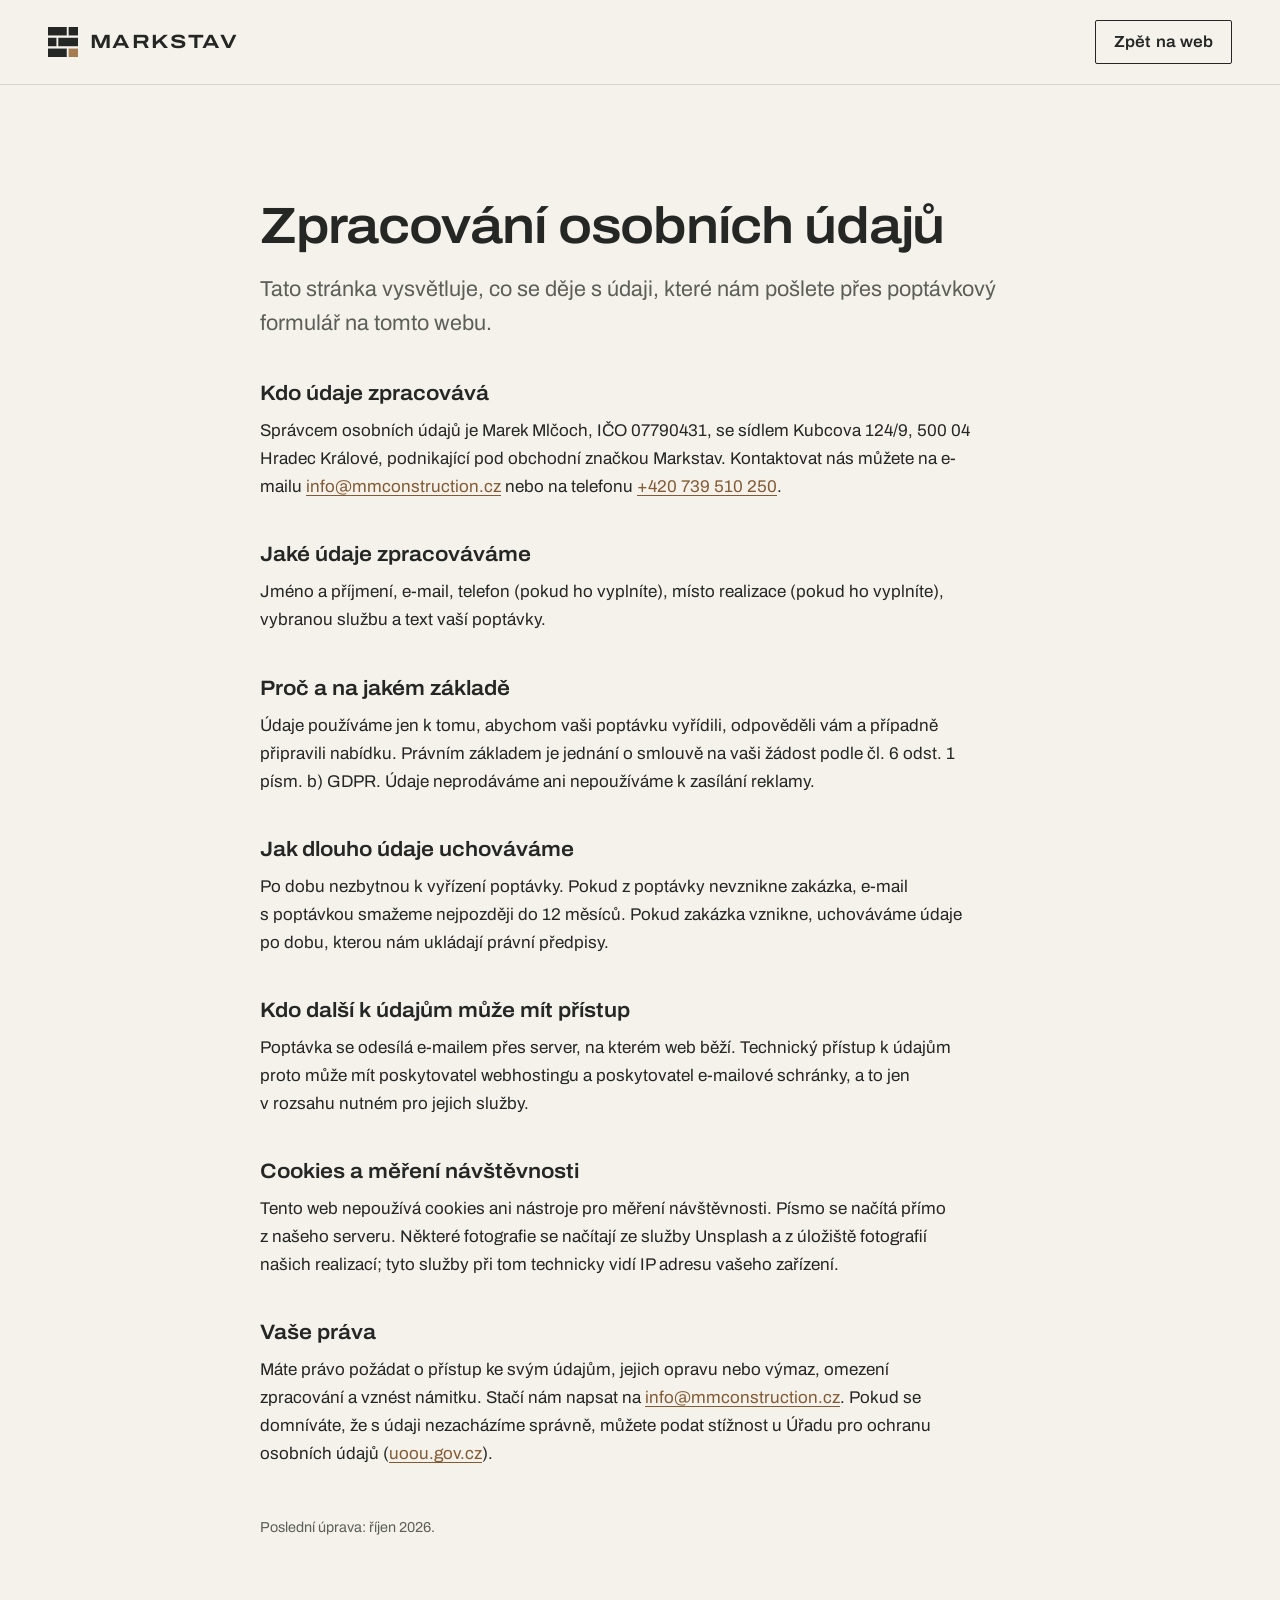
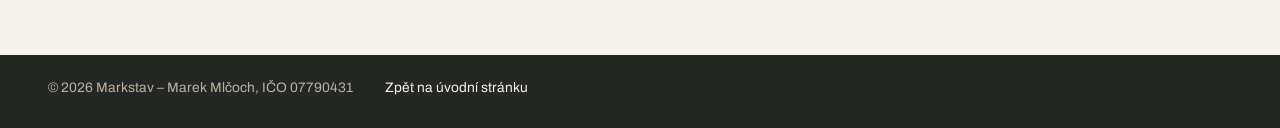
<file: ochrana-osobnich-udaju.html>
<!doctype html>
<html lang="cs">
<head>
  <meta charset="utf-8">
  <meta name="viewport" content="width=device-width, initial-scale=1">
  <title>Zpracování osobních údajů | Markstav</title>
  <meta name="description" content="Jak Markstav (Marek Mlčoch) zpracovává osobní údaje z poptávkového formuláře.">
  <meta name="robots" content="noindex, nofollow">
  <meta name="theme-color" content="#252724">
  <link rel="icon" href="assets/img/favicon.svg" type="image/svg+xml">
  <link rel="apple-touch-icon" href="assets/img/apple-touch-icon.png">
  <link rel="preload" href="assets/fonts/archivo-latin.woff2" as="font" type="font/woff2" crossorigin>
  <link rel="preload" href="assets/fonts/archivo-latin-ext.woff2" as="font" type="font/woff2" crossorigin>
  <link rel="stylesheet" href="style.css">
</head>
<body>
  <a class="skip-link" href="#obsah">Přeskočit na obsah</a>

  <header class="site-header site-header--simple">
    <div class="container site-header__inner">
      <a class="brand" href="index.html" aria-label="Markstav – úvodní stránka">
        <svg class="brand__mark" viewBox="0 0 32 32" aria-hidden="true" focusable="false">
          <rect x="0" y="0" width="20" height="9"/><rect x="22" y="0" width="10" height="9"/>
          <rect x="0" y="11.5" width="9" height="9"/><rect x="11" y="11.5" width="21" height="9"/>
          <rect x="0" y="23" width="20" height="9"/><rect class="brand__accent" x="22" y="23" width="10" height="9"/>
        </svg>
        <span class="brand__word">Markstav</span>
      </a>
      <a class="btn btn--secondary site-header__back" href="index.html">Zpět na web</a>
    </div>
  </header>

  <main id="obsah" class="section legal">
    <div class="container legal__inner">
      <h1 class="section-title">Zpracování osobních údajů</h1>
      <p class="lead">Tato stránka vysvětluje, co se děje s&nbsp;údaji, které nám pošlete přes poptávkový formulář na tomto webu.</p>

      <h2>Kdo údaje zpracovává</h2>
      <p>Správcem osobních údajů je Marek Mlčoch, IČO 07790431, se sídlem Kubcova 124/9, 500 04 Hradec Králové, podnikající pod obchodní značkou Markstav. Kontaktovat nás můžete na e-mailu <a href="mailto:info@mmconstruction.cz">info@mmconstruction.cz</a> nebo na telefonu <a href="tel:+420739510250">+420&nbsp;739&nbsp;510&nbsp;250</a>.</p>

      <h2>Jaké údaje zpracováváme</h2>
      <p>Jméno a&nbsp;příjmení, e-mail, telefon (pokud ho vyplníte), místo realizace (pokud ho vyplníte), vybranou službu a&nbsp;text vaší poptávky.</p>

      <h2>Proč a&nbsp;na jakém základě</h2>
      <p>Údaje používáme jen k&nbsp;tomu, abychom vaši poptávku vyřídili, odpověděli vám a&nbsp;případně připravili nabídku. Právním základem je jednání o&nbsp;smlouvě na vaši žádost podle čl.&nbsp;6 odst.&nbsp;1 písm.&nbsp;b) GDPR. Údaje neprodáváme ani nepoužíváme k&nbsp;zasílání reklamy.</p>

      <h2>Jak dlouho údaje uchováváme</h2>
      <p>Po dobu nezbytnou k&nbsp;vyřízení poptávky. Pokud z&nbsp;poptávky nevznikne zakázka, e-mail s&nbsp;poptávkou smažeme nejpozději do 12 měsíců. Pokud zakázka vznikne, uchováváme údaje po dobu, kterou nám ukládají právní předpisy.</p>

      <h2>Kdo další k&nbsp;údajům může mít přístup</h2>
      <p>Poptávka se odesílá e-mailem přes server, na kterém web běží. Technický přístup k&nbsp;údajům proto může mít poskytovatel webhostingu a&nbsp;poskytovatel e-mailové schránky, a&nbsp;to jen v&nbsp;rozsahu nutném pro jejich služby.</p>

      <h2>Cookies a&nbsp;měření návštěvnosti</h2>
      <p>Tento web nepoužívá cookies ani nástroje pro měření návštěvnosti. Písmo se načítá přímo z&nbsp;našeho serveru. Některé fotografie se načítají ze služby Unsplash a&nbsp;z&nbsp;úložiště fotografií našich realizací; tyto služby při tom technicky vidí IP adresu vašeho zařízení.</p>

      <h2>Vaše práva</h2>
      <p>Máte právo požádat o&nbsp;přístup ke svým údajům, jejich opravu nebo výmaz, omezení zpracování a&nbsp;vznést námitku. Stačí nám napsat na <a href="mailto:info@mmconstruction.cz">info@mmconstruction.cz</a>. Pokud se domníváte, že s&nbsp;údaji nezacházíme správně, můžete podat stížnost u&nbsp;Úřadu pro ochranu osobních údajů (<a href="https://uoou.gov.cz/" target="_blank" rel="noopener">uoou.gov.cz</a>).</p>

      <p class="legal__updated">Poslední úprava: říjen 2026.</p>
    </div>
  </main>

  <footer class="site-footer site-footer--simple">
    <div class="container site-footer__bottom">
      <p>© <span data-year>2026</span> Markstav – Marek Mlčoch, IČO 07790431</p>
      <p><a href="index.html">Zpět na úvodní stránku</a></p>
    </div>
  </footer>

  <script>document.querySelectorAll('[data-year]').forEach(function (el) { el.textContent = new Date().getFullYear(); });</script>
</body>
</html>
</file>
<file: style.css>
/* ==========================================================================
   MARKSTAV – stavební práce a rekonstrukce
   Návrh nového webu · HTML5 / CSS3 / vanilla JS
   ========================================================================== */

/* ---------- Písmo (Archivo, SIL Open Font License – viz assets/fonts) ---------- */
@font-face {
  font-family: "Archivo";
  font-style: normal;
  font-display: swap;
  font-weight: 100 900;
  font-stretch: 62% 125%;
  src: url("assets/fonts/archivo-latin-ext.woff2") format("woff2-variations"),
       url("assets/fonts/archivo-latin-ext.woff2") format("woff2");
  unicode-range: U+0100-02BA, U+02BD-02C5, U+02C7-02CC, U+02CE-02D7, U+02DD-02FF, U+0304, U+0308, U+0329, U+1D00-1DBF, U+1E00-1E9F, U+1EF2-1EFF, U+2020, U+20A0-20AB, U+20AD-20C0, U+2113, U+2C60-2C7F, U+A720-A7FF;
}
@font-face {
  font-family: "Archivo";
  font-style: normal;
  font-display: swap;
  font-weight: 100 900;
  font-stretch: 62% 125%;
  src: url("assets/fonts/archivo-latin.woff2") format("woff2-variations"),
       url("assets/fonts/archivo-latin.woff2") format("woff2");
  unicode-range: U+0000-00FF, U+0131, U+0152-0153, U+02BB-02BC, U+02C6, U+02DA, U+02DC, U+0304, U+0308, U+0329, U+2000-206F, U+20AC, U+2122, U+2191, U+2193, U+2212, U+2215, U+FEFF, U+FFFD;
}

/* ---------- Tokeny ---------- */
:root {
  --graphite: #252724;
  --graphite-2: #31342F;
  --ivory: #F5F2EC;
  --sand: #D9CCB9;
  --sand-soft: #E6DDCF;
  --bronze: #A77B50;          /* dekorativní akcent, linky, velké prvky */
  --bronze-ink: #835A33;      /* akcentní text na světlém pozadí (kontrast 5,4 : 1) */
  --bronze-light: #C49A6C;    /* akcentní text na grafitovém pozadí (kontrast 5,9 : 1) */
  --white: #FFFFFF;
  --ink: #252724;
  --ink-muted: #5C5E58;
  --ink-on-dark: #F5F2EC;
  --muted-on-dark: #B9B1A4;
  --line: rgba(37, 39, 36, 0.14);
  --line-strong: rgba(37, 39, 36, 0.28);
  --line-on-dark: rgba(245, 242, 236, 0.14);
  --error: #A23A2A;
  --error-bg: #F7E9E5;

  --font: "Archivo", "Helvetica Neue", Arial, system-ui, sans-serif;

  --maxw: 1320px;
  --gutter: clamp(20px, 4vw, 48px);
  --header-h: 84px;
  --spara: 6px;                     /* spára – mezera mezi fotografiemi jako mezi obklady */
  --section-y: clamp(72px, 9vw, 136px);
  --radius: 2px;
  --ease: cubic-bezier(0.2, 0.7, 0.1, 1);
}

@media (max-width: 959.98px) {
  :root { --header-h: 68px; }
}

/* ---------- Základ ---------- */
*,
*::before,
*::after { box-sizing: border-box; }

html {
  -webkit-text-size-adjust: 100%;
  text-size-adjust: 100%;
  scroll-padding-top: calc(var(--header-h) + 12px);
}
@media (prefers-reduced-motion: no-preference) {
  html { scroll-behavior: smooth; }
}
html.is-locked { overflow: hidden; }

body {
  margin: 0;
  background: var(--ivory);
  color: var(--ink);
  font-family: var(--font);
  font-size: 1.0625rem;
  line-height: 1.65;
  font-stretch: 100%;
  font-weight: 400;
  -webkit-font-smoothing: antialiased;
  -moz-osx-font-smoothing: grayscale;
  text-rendering: optimizeLegibility;
  overflow-x: clip;
}

img, svg, picture { display: block; max-width: 100%; }
img { height: auto; }

h1, h2, h3, h4, p, ul, ol, dl, dd, figure { margin: 0; }
ul, ol { padding: 0; list-style: none; }

a { color: inherit; text-decoration-thickness: 1px; text-underline-offset: 0.2em; }
p a, dd a { color: var(--bronze-ink); }
p a:hover, dd a:hover { color: var(--ink); }

button, input, select, textarea { font: inherit; color: inherit; }
button { cursor: pointer; }

[hidden] { display: none !important; }

:focus-visible {
  outline: 3px solid var(--bronze);
  outline-offset: 3px;
}

::selection { background: var(--sand); color: var(--graphite); }

.container {
  width: 100%;
  max-width: calc(var(--maxw) + 2 * var(--gutter));
  margin-inline: auto;
  padding-inline: var(--gutter);
}

.section { padding-block: var(--section-y); }

.skip-link {
  position: absolute;
  left: 16px;
  top: -100px;
  z-index: 100;
  padding: 12px 18px;
  background: var(--graphite);
  color: var(--ivory);
  font-weight: 600;
  text-decoration: none;
}
.skip-link:focus { top: 12px; }

/* ---------- Typografie ---------- */
.section-title {
  font-size: clamp(2rem, 1.35rem + 2.3vw, 3.25rem);
  font-stretch: 112%;
  font-weight: 600;
  line-height: 1.06;
  letter-spacing: -0.025em;
  text-wrap: balance;
}

.lead {
  font-size: clamp(1.15rem, 1.05rem + 0.4vw, 1.35rem);
  line-height: 1.55;
}

/* ---------- Ikony ---------- */
.icon {
  width: 40px;
  height: 40px;
  flex: none;
  fill: none;
  stroke: currentColor;
  stroke-width: 1.5;
  stroke-linejoin: round;
  stroke-linecap: round;
}
.icon--accent { color: var(--bronze); }

/* ---------- Tlačítka a odkazy ---------- */
.btn {
  --btn-bg: transparent;
  --btn-fg: var(--ink);
  --btn-bd: transparent;
  display: inline-flex;
  align-items: center;
  justify-content: center;
  gap: 10px;
  min-height: 52px;
  padding: 14px 26px;
  border: 1.5px solid var(--btn-bd);
  border-radius: var(--radius);
  background: var(--btn-bg);
  color: var(--btn-fg);
  font-size: 1rem;
  font-weight: 600;
  font-stretch: 106%;
  letter-spacing: 0.005em;
  line-height: 1.2;
  text-align: center;
  text-decoration: none;
  transition: background-color 0.25s ease, color 0.25s ease, border-color 0.25s ease, transform 0.25s var(--ease);
}
.btn:active { transform: translateY(1px); }

.btn--primary { --btn-bg: var(--graphite); --btn-fg: var(--ivory); --btn-bd: var(--graphite); }
.btn--primary:hover { --btn-bg: var(--bronze-ink); --btn-bd: var(--bronze-ink); }

.btn--secondary { --btn-fg: var(--graphite); --btn-bd: var(--graphite); }
.btn--secondary:hover { --btn-bg: var(--graphite); --btn-fg: var(--ivory); }

.btn--light { --btn-bg: var(--ivory); --btn-fg: var(--graphite); --btn-bd: var(--ivory); }
.btn--light:hover { --btn-bg: var(--sand); --btn-bd: var(--sand); }

.btn--block { width: 100%; }

.text-link {
  display: inline-flex;
  align-items: center;
  gap: 10px;
  padding-block: 6px;
  font-weight: 600;
  font-stretch: 106%;
  color: var(--ink);
  text-decoration: none;
  background: linear-gradient(var(--bronze), var(--bronze)) left bottom / 100% 1.5px no-repeat;
  transition: background-size 0.35s var(--ease), color 0.25s ease;
}
.text-link::after {
  content: "";
  width: 8px;
  height: 8px;
  background: var(--bronze);
  transition: transform 0.35s var(--ease);
}
.text-link:hover { color: var(--bronze-ink); }
.text-link:hover::after { transform: translateX(4px); }

/* ==========================================================================
   HLAVIČKA
   ========================================================================== */
.site-header {
  position: sticky;
  top: 0;
  z-index: 50;
  background: var(--ivory);
  transition: box-shadow 0.3s ease, background-color 0.3s ease;
}
.site-header.is-scrolled {
  background: rgba(245, 242, 236, 0.94);
  box-shadow: 0 1px 0 var(--line);
}
@supports (backdrop-filter: blur(1px)) {
  .site-header.is-scrolled {
    background: rgba(245, 242, 236, 0.86);
    backdrop-filter: saturate(1.2) blur(12px);
  }
}

.site-header__inner {
  display: flex;
  align-items: center;
  gap: clamp(16px, 2.5vw, 40px);
  height: var(--header-h);
  transition: height 0.3s var(--ease);
}
@media (min-width: 960px) {
  .site-header.is-scrolled .site-header__inner { height: 70px; }
}

.brand {
  display: inline-flex;
  align-items: center;
  gap: 12px;
  color: var(--graphite);
  text-decoration: none;
  flex: none;
}
.brand__mark {
  width: 30px;
  height: 30px;
  fill: currentColor;
}
.brand__accent { fill: var(--bronze); }
.brand__word {
  font-size: 1.2rem;
  font-stretch: 125%;
  font-weight: 650;
  letter-spacing: 0.07em;
  text-transform: uppercase;
  line-height: 1;
}
.brand--light { color: var(--ivory); }

.site-nav { margin-left: auto; }
.site-nav__list {
  display: flex;
  gap: clamp(18px, 2.2vw, 36px);
}
.site-nav__list a {
  position: relative;
  display: inline-block;
  padding-block: 8px;
  font-size: 0.98rem;
  font-weight: 500;
  text-decoration: none;
  color: var(--ink);
  transition: color 0.2s ease;
}
.site-nav__list a::after {
  content: "";
  position: absolute;
  left: 0;
  right: 0;
  bottom: 2px;
  height: 1.5px;
  background: var(--bronze);
  transform: scaleX(0);
  transform-origin: left;
  transition: transform 0.35s var(--ease);
}
.site-nav__list a:hover::after,
.site-nav__list a.is-active::after { transform: scaleX(1); }
.site-nav__list a.is-active { color: var(--bronze-ink); }

.site-header__cta { flex: none; min-height: 46px; padding: 11px 20px; }

.menu-toggle {
  display: none;
  align-items: center;
  gap: 10px;
  min-height: 46px;
  margin-left: auto;
  padding: 8px 4px 8px 12px;
  border: 0;
  background: none;
  font-weight: 600;
  font-size: 0.95rem;
}
.menu-toggle__box {
  position: relative;
  width: 24px;
  height: 16px;
}
.menu-toggle__box span {
  position: absolute;
  left: 0;
  width: 100%;
  height: 2px;
  background: currentColor;
  transition: transform 0.3s var(--ease), opacity 0.2s ease, top 0.3s var(--ease);
}
.menu-toggle__box span:nth-child(1) { top: 0; }
.menu-toggle__box span:nth-child(2) { top: 7px; }
.menu-toggle__box span:nth-child(3) { top: 14px; }
.menu-toggle[aria-expanded="true"] .menu-toggle__box span:nth-child(1) { top: 7px; transform: rotate(45deg); }
.menu-toggle[aria-expanded="true"] .menu-toggle__box span:nth-child(2) { opacity: 0; }
.menu-toggle[aria-expanded="true"] .menu-toggle__box span:nth-child(3) { top: 7px; transform: rotate(-45deg); }

.mobile-menu { display: none; }

@media (max-width: 1079.98px) {
  .site-nav { display: none; }
  .menu-toggle { display: inline-flex; }
  .site-header__cta { margin-left: auto; }
  .site-header__cta + .menu-toggle { margin-left: 0; }

  .mobile-menu {
    display: block;
    position: fixed;
    top: var(--header-h);
    left: 0;
    right: 0;
    height: calc(100dvh - var(--header-h));
    overflow-y: auto;
    overscroll-behavior: contain;
    background: var(--ivory);
    border-top: 1px solid var(--line);
    visibility: hidden;
    opacity: 0;
    transform: translateY(-8px);
    transition: opacity 0.25s ease, transform 0.3s var(--ease), visibility 0s linear 0.3s;
  }
  .site-header.is-menu-open .mobile-menu {
    visibility: visible;
    opacity: 1;
    transform: none;
    transition: opacity 0.25s ease, transform 0.3s var(--ease), visibility 0s;
  }
  .mobile-menu__inner {
    display: flex;
    flex-direction: column;
    gap: 28px;
    padding-block: 24px 40px;
  }
  .mobile-menu__list a {
    display: block;
    padding: 14px 0;
    border-bottom: 1px solid var(--line);
    font-size: clamp(1.5rem, 1.2rem + 1.5vw, 2rem);
    font-stretch: 112%;
    font-weight: 600;
    letter-spacing: -0.015em;
    text-decoration: none;
  }
  .mobile-menu__list a:active { color: var(--bronze-ink); }
  .mobile-menu__contact {
    display: flex;
    flex-direction: column;
    gap: 6px;
    font-size: 1.05rem;
  }
  .mobile-menu__contact a { text-decoration: none; padding-block: 6px; }
}

@media (max-width: 639.98px) {
  .site-header__cta { display: none; }
  .menu-toggle { margin-left: auto !important; }
  .brand__word { font-size: 1.08rem; }
}

/* ==========================================================================
   HERO
   ========================================================================== */
.hero {
  display: grid;
  container-type: inline-size;
  /* textový sloupec: od levé hrany obsahu (lícuje s logem) do 42 % šířky obsahu, max. 560 px */
  grid-template-columns:
    calc(max(var(--gutter), (100% - var(--maxw)) / 2) + min((100% - 2 * max(var(--gutter), (100% - var(--maxw)) / 2)) * 0.42, 560px))
    minmax(0, 1fr);
  min-height: clamp(620px, calc(100svh - var(--header-h)), 920px);
  --h1: 20%; --h2: 40%; --h3: 60%; --h4: 80%;
  --edge: max(var(--gutter), calc((100vw - var(--maxw)) / 2));
  --text-w: min(calc((100vw - 2 * var(--edge)) * 0.42), 560px);
  --hero-pr: clamp(32px, 4vw, 72px);
}
@supports (width: 1cqw) {
  /* šířka bez posuvníku – text lícuje přesně s logem v hlavičce */
  .hero {
    --edge: max(var(--gutter), calc((100cqw - var(--maxw)) / 2));
    --text-w: min(calc((100cqw - 2 * var(--edge)) * 0.42), 560px);
  }
}

.hero__content {
  align-self: center;
  min-width: 0;
  padding: clamp(48px, 6vw, 96px) var(--hero-pr) clamp(56px, 6vw, 96px) var(--edge);
}

.hero__title {
  font-size: clamp(2.5rem, calc((var(--text-w) - var(--hero-pr)) / 7.6), 4.6rem);
  font-stretch: 114%;
  font-weight: 640;
  line-height: 1;
  letter-spacing: -0.035em;
  text-wrap: balance;
}

.hero__lead {
  max-width: 34em;
  margin-top: clamp(20px, 2.4vw, 32px);
  font-size: clamp(1.1rem, 1rem + 0.35vw, 1.3rem);
  line-height: 1.55;
  color: var(--ink-muted);
}

.hero__actions {
  display: flex;
  flex-wrap: wrap;
  gap: 12px;
  margin-top: clamp(28px, 3vw, 40px);
}

.hero__phone {
  margin-top: 28px;
  padding-top: 20px;
  border-top: 1px solid var(--line);
  color: var(--ink-muted);
  font-size: 0.98rem;
}
.hero__phone a {
  margin-left: 6px;
  color: var(--ink);
  font-weight: 600;
  font-stretch: 108%;
  text-decoration: none;
  white-space: nowrap;
  background: linear-gradient(var(--bronze), var(--bronze)) left bottom / 100% 1.5px no-repeat;
}
.hero__phone a:hover { color: var(--bronze-ink); }

.hero__media {
  position: relative;
  overflow: hidden;
  background: var(--sand);
  min-height: 100%;
}
.hero__media picture,
.hero__img {
  width: 100%;
  height: 100%;
}
.hero__img {
  position: absolute;
  inset: 0;
  object-fit: cover;
  object-position: 50% 55%;
}

.hero__grout { position: absolute; inset: 0; pointer-events: none; }
.grout {
  position: absolute;
  background: rgba(245, 242, 236, 0.82);
}
.grout--v { top: 0; bottom: 0; left: var(--pos); width: 2px; margin-left: -1px; transform-origin: top; }
.grout--h { left: 0; right: 0; top: var(--pos); height: 2px; margin-top: -1px; transform-origin: left; }

.js .grout--v { transform: scaleY(0); }
.js .grout--h { transform: scaleX(0); }
.js .is-loaded .grout {
  transform: none;
  transition: transform 1.2s var(--ease) calc(0.2s + var(--i) * 0.09s);
}

.hero__caption {
  position: absolute;
  right: 14px;
  bottom: 12px;
  color: rgba(245, 242, 236, 0.92);
  font-size: 0.75rem;
  letter-spacing: 0.02em;
  text-shadow: 0 1px 6px rgba(0, 0, 0, 0.45);
}

@media (max-width: 959.98px) {
  .hero {
    grid-template-columns: minmax(0, 1fr);
    min-height: 0;
    --h1: 33.333%; --h2: 66.666%;
  }
  .hero__media {
    order: -1;
    aspect-ratio: 4 / 3;
    max-height: 58svh;
    min-height: 0;
    width: 100%;
  }
  .grout--extra { display: none; }
  .hero__content {
    padding: 36px var(--gutter) 56px;
  }
  .hero__title { font-size: clamp(2.25rem, 1.4rem + 4.2vw, 3.4rem); }
}
@media (max-width: 479.98px) {
  .hero__actions .btn { flex: 1 1 100%; }
}

/* ==========================================================================
   O NÁS
   ========================================================================== */
.intro__grid {
  display: grid;
  grid-template-columns: repeat(12, minmax(0, 1fr));
  column-gap: clamp(20px, 3vw, 40px);
  align-items: end;
}
.intro__text { grid-column: 1 / span 7; }
.intro__text > p { max-width: 36em; margin-top: 20px; }
.intro__text .section-title { max-width: 14em; margin-bottom: 8px; }
.intro__text > p:not(.lead) { color: var(--ink-muted); }

.facts {
  margin-top: clamp(32px, 4vw, 48px);
  border-top: 1px solid var(--line-strong);
}
.facts__row {
  display: grid;
  grid-template-columns: minmax(150px, 0.38fr) 1fr;
  gap: 8px 24px;
  padding-block: 16px;
  border-bottom: 1px solid var(--line);
}
.facts dt { font-weight: 600; font-stretch: 106%; }
.facts dd { color: var(--ink-muted); }

.intro__media { grid-column: 9 / span 4; }
.intro__media img {
  width: 100%;
  aspect-ratio: 3 / 4;
  object-fit: cover;
  background: var(--sand);
}
.intro__media figcaption {
  margin-top: 12px;
  font-size: 0.85rem;
  color: var(--ink-muted);
}

@media (max-width: 959.98px) {
  .intro__text, .intro__media { grid-column: 1 / -1; }
  .intro__media { margin-top: 48px; max-width: 460px; }
}
@media (max-width: 559.98px) {
  .facts__row { grid-template-columns: 1fr; gap: 2px; }
}

/* ==========================================================================
   PŘEHLED SLUŽEB
   ========================================================================== */
.services-index {
  background: var(--white);
}
.services-index__grid {
  display: grid;
  grid-template-columns: repeat(12, minmax(0, 1fr));
  column-gap: clamp(20px, 3vw, 40px);
  align-items: start;
}
.services-index__head {
  grid-column: 1 / span 4;
  position: sticky;
  top: calc(var(--header-h) + 32px);
}
.services-index__head p { margin-top: 20px; color: var(--ink-muted); max-width: 26em; }
.services-index__list {
  grid-column: 6 / span 7;
  border-bottom: 1px solid var(--line);
}
.service-link {
  display: grid;
  grid-template-columns: 40px minmax(0, 1fr) 16px;
  align-items: center;
  gap: clamp(16px, 2vw, 28px);
  padding: clamp(20px, 2.4vw, 30px) 4px;
  border-top: 1px solid var(--line);
  text-decoration: none;
  color: var(--ink);
  transition: background-color 0.3s ease, padding 0.35s var(--ease);
}
.service-link::after {
  content: "";
  width: 12px;
  height: 12px;
  border-right: 1.5px solid var(--bronze);
  border-bottom: 1.5px solid var(--bronze);
  transform: rotate(45deg) translate(-3px, -3px);
  transition: transform 0.35s var(--ease);
}
.service-link .icon { color: var(--bronze); }
.service-link__text { display: grid; gap: 4px; }
.service-link__name {
  font-size: clamp(1.2rem, 1rem + 0.7vw, 1.55rem);
  font-stretch: 108%;
  font-weight: 600;
  line-height: 1.2;
  letter-spacing: -0.01em;
}
.service-link__desc { color: var(--ink-muted); font-size: 0.98rem; }
@media (hover: hover) {
  .service-link:hover { background: var(--ivory); padding-left: 16px; padding-right: 16px; }
  .service-link:hover .service-link__name { color: var(--bronze-ink); }
  .service-link:hover::after { transform: rotate(45deg) translate(1px, 1px); }
}

@media (max-width: 959.98px) {
  .services-index__head, .services-index__list { grid-column: 1 / -1; }
  .services-index__head { position: static; margin-bottom: 36px; }
}
@media (max-width: 479.98px) {
  .service-link { grid-template-columns: 32px minmax(0, 1fr) 12px; }
  .service-link .icon { width: 32px; height: 32px; }
}

/* ==========================================================================
   SLUŽBY PODROBNĚ – bloky pod sebou se střídáním stran
   ========================================================================== */
.services { padding-block: clamp(24px, 4vw, 48px) var(--section-y); }

.service {
  display: grid;
  grid-template-columns: repeat(12, minmax(0, 1fr));
  column-gap: clamp(20px, 3vw, 40px);
  align-items: center;
  padding-block: clamp(56px, 7vw, 104px);
}
.service + .service { border-top: 1px solid var(--line); }

.service__media { grid-column: 1 / span 7; position: relative; }
.service__body { grid-column: 9 / span 4; }
.service--reverse .service__media { grid-column: 6 / span 7; grid-row: 1; }
.service--reverse .service__body { grid-column: 1 / span 4; grid-row: 1; }

.service__photo img {
  width: 100%;
  aspect-ratio: 5 / 4;
  object-fit: cover;
  background: var(--sand);
}

.service__inset {
  position: absolute;
  right: -44px;
  bottom: -56px;
  width: clamp(150px, 16vw, 230px);
  padding: 8px 8px 0;
  background: var(--ivory);
}
.service--reverse .service__inset { right: auto; left: -44px; }
.service__inset img {
  width: 100%;
  aspect-ratio: 3 / 4;
  object-fit: cover;
  background: var(--sand);
}
.service__inset figcaption {
  padding: 8px 2px 6px;
  font-size: 0.78rem;
  line-height: 1.35;
  color: var(--ink-muted);
}

.service__body .icon { margin-bottom: 20px; }
.service__title {
  font-size: clamp(1.65rem, 1.25rem + 1.3vw, 2.35rem);
  font-stretch: 110%;
  font-weight: 600;
  line-height: 1.1;
  letter-spacing: -0.02em;
  text-wrap: balance;
}
.service__body > p { margin-top: 18px; color: var(--ink-muted); }

.tile-list {
  display: grid;
  gap: 10px;
  margin-block: 24px 28px;
}
.tile-list li {
  position: relative;
  padding-left: 22px;
  line-height: 1.45;
}
.tile-list li::before {
  content: "";
  position: absolute;
  left: 0;
  top: 0.48em;
  width: 8px;
  height: 8px;
  background: var(--bronze);
}

@media (max-width: 959.98px) {
  .service,
  .service--reverse { row-gap: 0; }
  .service__media,
  .service--reverse .service__media,
  .service__body,
  .service--reverse .service__body { grid-column: 1 / -1; grid-row: auto; }
  .service__media { margin-right: 0; }
  .service__inset,
  .service--reverse .service__inset {
    left: auto;
    right: 12px;
    bottom: -64px;
    width: clamp(118px, 34vw, 190px);
    padding: 6px 6px 0;
  }
  .service__body { margin-top: 48px; padding-right: 0; }
  .service__media:has(.service__inset) + .service__body { margin-top: 96px; }
  .service__body .icon { margin-bottom: 14px; }
}
@media (max-width: 959.98px) {
  /* bez podpory :has – rezerva pro blok s fotkou z realizace */
  @supports not selector(:has(*)) {
    .service__body { margin-top: 96px; }
  }
}

/* ---------- Jemné odhalení fotografií při scrollu ---------- */
/* Ořez je na obrázku, ne na sledovaném prvku – IntersectionObserver tak prvek vždy „vidí“. */
@media (prefers-reduced-motion: no-preference) {
  .js .reveal img {
    clip-path: inset(0 0 100% 0);
    transition: clip-path 1.1s var(--ease);
  }
  .js .service__photo.reveal { overflow: hidden; }
  .js .service__photo.reveal img {
    transform: scale(1.06);
    transition: clip-path 1.1s var(--ease), transform 1.6s var(--ease);
  }
  .js .reveal.is-visible img { clip-path: inset(0 0 0 0); transform: none; }
}

/* ==========================================================================
   CTA PÁS
   ========================================================================== */
.cta-band {
  position: relative;
  overflow: hidden;
  background: var(--graphite);
  color: var(--ink-on-dark);
  padding-block: clamp(64px, 8vw, 112px);
}
.cta-band__inner {
  position: relative;
  z-index: 1;
  display: grid;
  grid-template-columns: minmax(0, 7fr) minmax(0, 5fr);
  gap: 32px 48px;
  align-items: end;
}
.cta-band__title {
  font-size: clamp(2.2rem, 1.4rem + 2.8vw, 3.75rem);
  font-stretch: 114%;
  font-weight: 620;
  line-height: 1.02;
  letter-spacing: -0.03em;
}
.cta-band__text p {
  max-width: 32em;
  margin-top: 20px;
  color: var(--muted-on-dark);
  font-size: 1.12rem;
}
.cta-band__actions {
  display: flex;
  flex-wrap: wrap;
  align-items: center;
  gap: 16px 28px;
  justify-content: flex-end;
}
.cta-band__phone {
  display: inline-flex;
  align-items: center;
  gap: 10px;
  min-height: 52px;
  font-size: 1.15rem;
  font-weight: 600;
  font-stretch: 108%;
  text-decoration: none;
  color: var(--ivory);
  white-space: nowrap;
}
.cta-band__phone svg {
  width: 22px;
  height: 22px;
  fill: none;
  stroke: var(--bronze-light);
  stroke-width: 1.6;
  stroke-linejoin: round;
}
.cta-band__phone:hover { color: var(--bronze-light); }

.cta-band__bond {
  position: absolute;
  top: 0;
  right: 0;
  width: min(48%, 640px);
  height: 100%;
  fill: none;
  stroke: rgba(217, 204, 185, 0.16);
  stroke-width: 1;
  -webkit-mask-image: linear-gradient(to right, transparent, #000 70%);
  mask-image: linear-gradient(to right, transparent, #000 70%);
}

@media (max-width: 799.98px) {
  .cta-band__inner { grid-template-columns: minmax(0, 1fr); }
  .cta-band__actions { justify-content: flex-start; }
  .cta-band__bond { width: 100%; opacity: 0.6; }
}
@media (max-width: 479.98px) {
  .cta-band__actions .btn { width: 100%; }
}

/* ==========================================================================
   REALIZACE – galerie
   ========================================================================== */
.gallery-section { background: var(--sand-soft); }

.gallery-section__head {
  display: grid;
  grid-template-columns: minmax(0, 5fr) minmax(0, 7fr);
  gap: 20px 40px;
  align-items: end;
}
.gallery-section__head p { color: var(--ink-muted); max-width: 40em; }
.gallery-section__head p a { color: var(--ink); text-decoration-color: var(--bronze); }
.gallery-section__head p a:hover { color: var(--bronze-ink); }

.gallery-filter {
  display: flex;
  flex-wrap: wrap;
  gap: 4px 28px;
  margin-block: clamp(32px, 4vw, 48px) 24px;
  border-bottom: 1px solid var(--line-strong);
}
.gallery-filter__btn {
  position: relative;
  min-height: 48px;
  padding: 10px 0;
  border: 0;
  background: none;
  font-weight: 600;
  font-stretch: 104%;
  color: var(--ink-muted);
  transition: color 0.2s ease;
}
.gallery-filter__btn span { font-weight: 400; color: var(--ink-muted); }
.gallery-filter__btn::after {
  content: "";
  position: absolute;
  left: 0;
  right: 0;
  bottom: -1px;
  height: 2px;
  background: var(--graphite);
  transform: scaleX(0);
  transform-origin: left;
  transition: transform 0.35s var(--ease);
}
.gallery-filter__btn:hover { color: var(--ink); }
.gallery-filter__btn[aria-pressed="true"] { color: var(--ink); }
.gallery-filter__btn[aria-pressed="true"]::after { transform: scaleX(1); }

.gallery {
  --cols: 4;
  --g-col: calc((min(100vw - 2 * var(--gutter), var(--maxw)) - (var(--cols) - 1) * var(--spara)) / var(--cols));
  display: grid;
  grid-template-columns: repeat(var(--cols), minmax(0, 1fr));
  grid-auto-rows: calc(var(--g-col) * 0.665);
  grid-auto-flow: dense;
  gap: var(--spara);
}
.gallery__cell { grid-row: span 2; min-width: 0; }
.gallery__cell--wide { grid-column: span 2; }

.gallery__item {
  position: relative;
  display: block;
  width: 100%;
  height: 100%;
  overflow: hidden;
  background: var(--sand);
  cursor: zoom-in;
}
.gallery__item img {
  width: 100%;
  height: 100%;
  object-fit: cover;
  transition: transform 0.8s var(--ease), filter 0.4s ease;
}
.gallery__item:focus-visible { outline-offset: -4px; outline-color: var(--ivory); box-shadow: inset 0 0 0 7px var(--bronze); }

.gallery__caption {
  position: absolute;
  left: 0;
  bottom: 0;
  max-width: calc(100% - 16px);
  padding: 8px 12px;
  background: rgba(37, 39, 36, 0.86);
  color: var(--ivory);
  font-size: 0.82rem;
  line-height: 1.3;
  opacity: 0;
  transform: translateY(6px);
  transition: opacity 0.3s ease, transform 0.35s var(--ease);
}
@media (hover: hover) {
  .gallery__item:hover img { transform: scale(1.03); }
  .gallery__item:hover .gallery__caption,
  .gallery__item:focus-visible .gallery__caption { opacity: 1; transform: none; }
}
@media (hover: none) {
  .gallery__caption { display: none; }
}

@media (max-width: 959.98px) {
  .gallery-section__head { grid-template-columns: minmax(0, 1fr); }
}
@media (max-width: 719.98px) {
  .gallery { --cols: 2; }
  .gallery-filter { gap: 0 20px; flex-wrap: nowrap; overflow-x: auto; scrollbar-width: none; margin-inline: calc(-1 * var(--gutter)); padding-inline: var(--gutter); }
  .gallery-filter::-webkit-scrollbar { display: none; }
  .gallery-filter__btn { white-space: nowrap; flex: none; }
}

/* ==========================================================================
   PŘEDNOSTI
   ========================================================================== */
.reasons__grid {
  display: grid;
  grid-template-columns: repeat(12, minmax(0, 1fr));
  column-gap: clamp(20px, 3vw, 40px);
  row-gap: 40px;
}
.reasons__title { grid-column: 1 / span 4; max-width: 9em; }
.reasons__list {
  grid-column: 6 / span 7;
  display: grid;
  grid-template-columns: repeat(2, minmax(0, 1fr));
  gap: clamp(32px, 4vw, 48px) clamp(24px, 3vw, 40px);
}
.reason {
  padding-top: 20px;
  border-top: 1px solid var(--line-strong);
}
.reason__title {
  font-size: 1.2rem;
  font-stretch: 106%;
  font-weight: 620;
  line-height: 1.3;
}
.reason p { margin-top: 10px; color: var(--ink-muted); }

@media (max-width: 959.98px) {
  .reasons__title, .reasons__list { grid-column: 1 / -1; }
}
@media (max-width: 599.98px) {
  .reasons__list { grid-template-columns: minmax(0, 1fr); }
}

/* ==========================================================================
   POSTUP SPOLUPRÁCE
   ========================================================================== */
.process { background: var(--white); }
.process__head {
  display: grid;
  grid-template-columns: minmax(0, 5fr) minmax(0, 7fr);
  gap: 20px 40px;
  align-items: end;
  margin-bottom: clamp(40px, 5vw, 64px);
}
.process__head p { color: var(--ink-muted); }

.steps {
  display: grid;
  grid-template-columns: repeat(4, minmax(0, 1fr));
  gap: 0 clamp(20px, 3vw, 40px);
  border-top: 1px solid var(--line-strong);
}
.step {
  position: relative;
  padding-top: 32px;
}
.step::before {
  content: "";
  position: absolute;
  top: -5px;
  left: 0;
  width: 9px;
  height: 9px;
  background: var(--bronze);
}
.step__num {
  position: absolute;
  top: 18px;
  right: 0;
  font-size: clamp(3rem, 2rem + 2.5vw, 4.75rem);
  font-stretch: 125%;
  font-weight: 300;
  line-height: 1;
  color: var(--sand);
}
.step .icon { margin-bottom: 20px; position: relative; }
.step__title {
  font-size: 1.2rem;
  font-stretch: 106%;
  font-weight: 620;
  line-height: 1.3;
  max-width: 12em;
  position: relative;
}
.step p { margin-top: 10px; color: var(--ink-muted); position: relative; }

@media (max-width: 959.98px) {
  .process__head { grid-template-columns: minmax(0, 1fr); }
  .steps { grid-template-columns: repeat(2, minmax(0, 1fr)); row-gap: 40px; border-top: 0; }
  .step { border-top: 1px solid var(--line-strong); }
}
@media (max-width: 559.98px) {
  .steps { grid-template-columns: minmax(0, 1fr); }
}

/* ==========================================================================
   KONTAKT A FORMULÁŘ
   ========================================================================== */
.contact__head {
  display: grid;
  grid-template-columns: minmax(0, 5fr) minmax(0, 7fr);
  gap: 20px 40px;
  align-items: end;
  margin-bottom: clamp(36px, 4.5vw, 56px);
}
.contact__head p { color: var(--ink-muted); max-width: 36em; }

.contact__grid {
  display: grid;
  grid-template-columns: minmax(0, 5fr) minmax(0, 7fr);
  gap: clamp(16px, 2vw, 24px);
  align-items: stretch;
}

.contact-card {
  display: flex;
  flex-direction: column;
  padding: clamp(28px, 3.5vw, 48px);
  background: var(--graphite);
  color: var(--ink-on-dark);
}
.contact-card__name {
  font-size: clamp(1.6rem, 1.3rem + 1vw, 2.1rem);
  font-stretch: 112%;
  font-weight: 620;
  line-height: 1.1;
  letter-spacing: -0.02em;
}
.contact-card__role { margin-top: 6px; color: var(--muted-on-dark); }
.contact-card__list {
  display: grid;
  margin-block: 28px 32px;
  border-top: 1px solid var(--line-on-dark);
}
.contact-card__list li {
  display: grid;
  gap: 2px;
  padding-block: 14px;
  border-bottom: 1px solid var(--line-on-dark);
}
.contact-card__label { font-size: 0.85rem; color: var(--muted-on-dark); }
.contact-card__value {
  font-size: 1.15rem;
  font-weight: 600;
  font-stretch: 106%;
  color: var(--ivory);
  text-decoration: none;
  overflow-wrap: anywhere;
}
.contact-card__value--small { font-size: 1rem; font-weight: 500; }
a.contact-card__value:hover { color: var(--bronze-light); text-decoration: underline; }
.contact-card__ig {
  display: inline-flex;
  align-items: center;
  gap: 10px;
  margin-top: auto;
  min-height: 44px;
  color: var(--ivory);
  font-weight: 600;
  text-decoration: none;
}
.contact-card__ig svg { width: 22px; height: 22px; fill: none; stroke: var(--bronze-light); stroke-width: 1.6; }
.contact-card__ig:hover { color: var(--bronze-light); }

.form-card {
  position: relative;
  padding: clamp(24px, 3.5vw, 48px);
  background: var(--white);
  border: 1px solid var(--line);
}

.form-grid {
  display: grid;
  grid-template-columns: repeat(2, minmax(0, 1fr));
  gap: 22px 20px;
}
.field { display: grid; gap: 8px; align-content: start; }
.field--full { grid-column: 1 / -1; }
.field label { font-weight: 600; font-size: 0.97rem; font-stretch: 104%; }
.field__optional { font-weight: 400; color: var(--ink-muted); }

.field input,
.field select,
.field textarea {
  width: 100%;
  min-height: 52px;
  padding: 12px 14px;
  border: 1px solid #CDC4B6;
  border-radius: var(--radius);
  background: #FBFAF7;
  font-size: 1rem;
  line-height: 1.4;
  transition: border-color 0.2s ease, box-shadow 0.2s ease, background-color 0.2s ease;
}
.field textarea { min-height: 160px; resize: vertical; }
.field input::placeholder,
.field textarea::placeholder { color: #8B8C86; }
.field input:hover,
.field select:hover,
.field textarea:hover { border-color: #A99F90; }
.field input:focus,
.field select:focus,
.field textarea:focus {
  outline: none;
  border-color: var(--graphite);
  background: var(--white);
  box-shadow: 0 0 0 3px rgba(167, 123, 80, 0.35);
}
.field [aria-invalid="true"] {
  border-color: var(--error);
  background: #FFFBFA;
}
.field [aria-invalid="true"]:focus { box-shadow: 0 0 0 3px rgba(162, 58, 42, 0.22); }

.select-wrap { position: relative; }
.select-wrap select { appearance: none; -webkit-appearance: none; padding-right: 44px; cursor: pointer; }
.select-wrap::after {
  content: "";
  position: absolute;
  right: 18px;
  top: 50%;
  width: 8px;
  height: 8px;
  margin-top: -6px;
  border-right: 1.5px solid var(--graphite);
  border-bottom: 1.5px solid var(--graphite);
  transform: rotate(45deg);
  pointer-events: none;
}

.field__hint { font-size: 0.88rem; color: var(--ink-muted); }
.field__error {
  display: flex;
  gap: 8px;
  align-items: baseline;
  font-size: 0.9rem;
  font-weight: 500;
  color: var(--error);
}
.field__error::before {
  content: "";
  flex: none;
  width: 7px;
  height: 7px;
  background: var(--error);
  transform: translateY(-1px);
}

.hp {
  position: absolute;
  left: -10000px;
  width: 1px;
  height: 1px;
  overflow: hidden;
}

.form-note {
  margin-top: 24px;
  font-size: 0.9rem;
  color: var(--ink-muted);
}
.form-actions { margin-top: 24px; }

.btn--submit { position: relative; min-width: 220px; }
.btn__spinner {
  display: none;
  width: 18px;
  height: 18px;
  border: 2px solid rgba(245, 242, 236, 0.35);
  border-top-color: var(--ivory);
  border-radius: 50%;
  animation: spin 0.8s linear infinite;
}
.btn--submit.is-loading { pointer-events: none; opacity: 0.85; }
.btn--submit.is-loading .btn__spinner { display: inline-block; }
@keyframes spin { to { transform: rotate(360deg); } }

.form-status {
  margin-top: 20px;
  padding: 14px 16px;
  border-left: 3px solid var(--error);
  background: var(--error-bg);
  font-size: 0.95rem;
}
.form-status--info { border-left-color: var(--bronze); background: var(--sand-soft); }
.form-status a { color: inherit; font-weight: 600; }

.form-success {
  display: grid;
  gap: 14px;
  align-content: center;
  min-height: 100%;
  padding-block: 32px;
}
.form-success:focus { outline: none; }
.form-success svg {
  width: 48px;
  height: 48px;
  fill: none;
  stroke: var(--bronze);
  stroke-width: 1.6;
  stroke-linejoin: round;
}
.form-success h3 {
  font-size: clamp(1.6rem, 1.3rem + 1vw, 2.1rem);
  font-stretch: 110%;
  font-weight: 620;
  letter-spacing: -0.02em;
}
.form-success p { color: var(--ink-muted); max-width: 32em; }

@media (max-width: 959.98px) {
  .contact__head, .contact__grid { grid-template-columns: minmax(0, 1fr); }
  .contact__grid .form-card { order: -1; }
}
@media (max-width: 599.98px) {
  .form-grid { grid-template-columns: minmax(0, 1fr); }
  .btn--submit { width: 100%; }
}

/* ==========================================================================
   PATIČKA
   ========================================================================== */
.site-footer {
  background: var(--graphite);
  color: var(--muted-on-dark);
  padding-top: clamp(56px, 7vw, 96px);
  font-size: 0.97rem;
}
.site-footer a { color: var(--ivory); text-decoration: none; }
.site-footer a:hover { color: var(--bronze-light); text-decoration: underline; }
.site-footer__grid {
  display: grid;
  grid-template-columns: minmax(0, 4fr) repeat(3, minmax(0, 2.6fr));
  gap: 40px clamp(24px, 3vw, 48px);
  padding-bottom: clamp(40px, 5vw, 64px);
}
.site-footer__brand p { margin-top: 20px; max-width: 26em; }
.site-footer__brand .brand:hover { text-decoration: none; color: var(--ivory); }
.site-footer__heading {
  margin-bottom: 14px;
  color: var(--ivory);
  font-size: 1rem;
  font-weight: 620;
  font-stretch: 108%;
}
.site-footer__col ul { display: grid; gap: 8px; }
.site-footer__col li a { display: inline-block; padding-block: 2px; }
.site-footer__legal p + p { margin-top: 10px; }
.site-footer__small { font-size: 0.86rem; }

.site-footer__bottom {
  display: flex;
  flex-wrap: wrap;
  gap: 8px 32px;
  padding-block: 22px 28px;
  border-top: 1px solid var(--line-on-dark);
  font-size: 0.86rem;
}
.site-footer__credits { margin-left: auto; }

@media (max-width: 959.98px) {
  .site-footer__grid { grid-template-columns: repeat(2, minmax(0, 1fr)); }
  .site-footer__brand { grid-column: 1 / -1; }
}
@media (max-width: 559.98px) {
  .site-footer__grid { grid-template-columns: minmax(0, 1fr); }
  .site-footer__credits { margin-left: 0; }
}

/* ==========================================================================
   LIGHTBOX
   ========================================================================== */
.lightbox {
  width: 100vw;
  height: 100dvh;
  max-width: none;
  max-height: none;
  margin: 0;
  padding: 0;
  border: 0;
  background: rgba(27, 28, 26, 0.97);
  color: var(--ivory);
  overflow: hidden;
}
.lightbox::backdrop { background: transparent; }
.lightbox[open] { display: block; }

@media (prefers-reduced-motion: no-preference) {
  .lightbox[open] { animation: lb-in 0.28s var(--ease); }
  @keyframes lb-in { from { opacity: 0; } to { opacity: 1; } }
}

.lightbox__frame {
  position: relative;
  display: grid;
  place-items: center;
  width: 100%;
  height: 100%;
  padding: 64px 88px 24px;
}
.lightbox__figure {
  display: grid;
  gap: 14px;
  justify-items: center;
  max-width: 100%;
  max-height: 100%;
}
.lightbox__stage {
  position: relative;
  display: grid;
  place-items: center;
  touch-action: pan-y pinch-zoom;
}
.lightbox__img {
  max-width: min(100%, 1280px);
  max-height: calc(100dvh - 150px);
  width: auto;
  height: auto;
  object-fit: contain;
  background: #1F201E;
  transition: opacity 0.25s ease;
  user-select: none;
  -webkit-user-drag: none;
}
.lightbox.is-loading .lightbox__img { opacity: 0.35; }
.lightbox__loader {
  position: absolute;
  width: 28px;
  height: 28px;
  border: 2px solid rgba(245, 242, 236, 0.25);
  border-top-color: var(--ivory);
  border-radius: 50%;
  opacity: 0;
  animation: spin 0.8s linear infinite;
  transition: opacity 0.2s ease;
}
.lightbox.is-loading .lightbox__loader { opacity: 1; }

.lightbox__caption {
  display: flex;
  flex-wrap: wrap;
  gap: 4px 20px;
  justify-content: center;
  font-size: 0.95rem;
  text-align: center;
}
.lightbox__counter { color: var(--muted-on-dark); font-variant-numeric: tabular-nums; }

.lightbox__btn {
  position: absolute;
  display: grid;
  place-items: center;
  width: 52px;
  height: 52px;
  border: 1px solid rgba(245, 242, 236, 0.18);
  border-radius: var(--radius);
  background: rgba(245, 242, 236, 0.06);
  color: var(--ivory);
  transition: background-color 0.2s ease, border-color 0.2s ease;
}
.lightbox__btn:hover { background: rgba(245, 242, 236, 0.16); border-color: rgba(245, 242, 236, 0.4); }
.lightbox__btn:focus-visible { outline-color: var(--bronze-light); }
.lightbox__btn svg {
  width: 22px;
  height: 22px;
  fill: none;
  stroke: currentColor;
  stroke-width: 1.8;
  stroke-linecap: round;
  stroke-linejoin: round;
}
.lightbox__btn--prev { left: 20px; top: 50%; transform: translateY(-50%); }
.lightbox__btn--next { right: 20px; top: 50%; transform: translateY(-50%); }
.lightbox__btn--close { right: 20px; top: 16px; }

@media (max-width: 719.98px) {
  .lightbox__frame { padding: 68px 12px 92px; }
  .lightbox__img { max-height: calc(100dvh - 210px); }
  .lightbox__btn--prev,
  .lightbox__btn--next { top: auto; bottom: 20px; transform: none; }
  .lightbox__btn--prev { left: calc(50% - 64px); }
  .lightbox__btn--next { right: calc(50% - 64px); }
  .lightbox__btn--close { right: 12px; top: 12px; }
}

/* ==========================================================================
   Omezení pohybu
   ========================================================================== */
@media (prefers-reduced-motion: reduce) {
  *,
  *::before,
  *::after {
    animation-duration: 0.01ms !important;
    animation-iteration-count: 1 !important;
    transition-duration: 0.01ms !important;
    transition-delay: 0s !important;
    scroll-behavior: auto !important;
  }
  .js .grout--v,
  .js .grout--h { transform: none; }
  .btn__spinner, .lightbox__loader { animation-duration: 1.2s !important; animation-iteration-count: infinite !important; }
}

/* ---------- Tisk ---------- */
@media print {
  .site-header, .mobile-menu, .cta-band__bond, .lightbox, .gallery-filter, .form-card { display: none !important; }
  body { background: #fff; }
}

/* ==========================================================================
   PODSTRÁNKA: Zpracování osobních údajů
   ========================================================================== */
.site-header--simple { box-shadow: 0 1px 0 var(--line); }
.site-header__back { margin-left: auto; min-height: 44px; padding: 10px 18px; }
.legal__inner { max-width: calc(760px + 2 * var(--gutter)); }
.legal .lead { margin-top: 20px; color: var(--ink-muted); }
.legal h2 {
  margin-top: 40px;
  font-size: 1.3rem;
  font-stretch: 108%;
  font-weight: 620;
  line-height: 1.3;
}
.legal h2 + p { margin-top: 10px; }
.legal p { max-width: 42em; }
.legal__updated { margin-top: 48px; font-size: 0.9rem; color: var(--ink-muted); }
.site-footer--simple { padding-top: 0; }
.site-footer--simple .site-footer__bottom { border-top: 0; }
</file>
